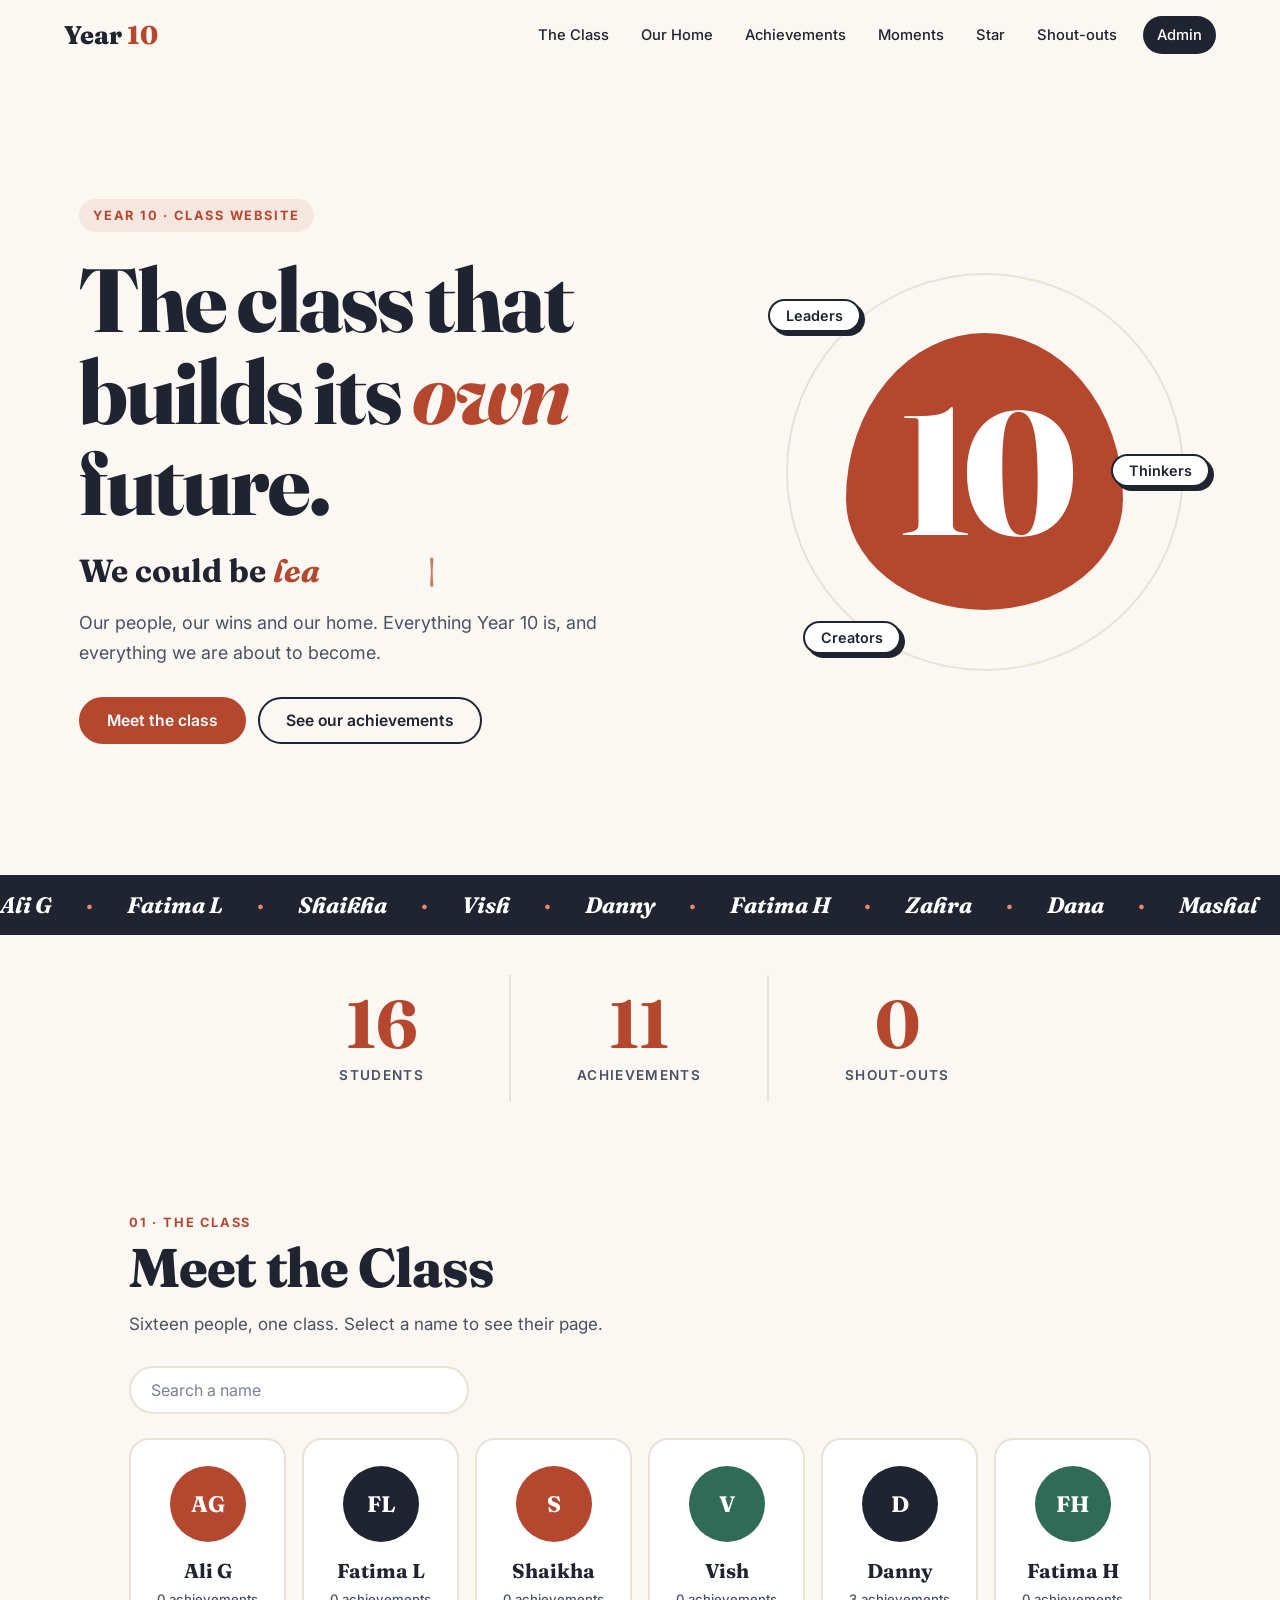
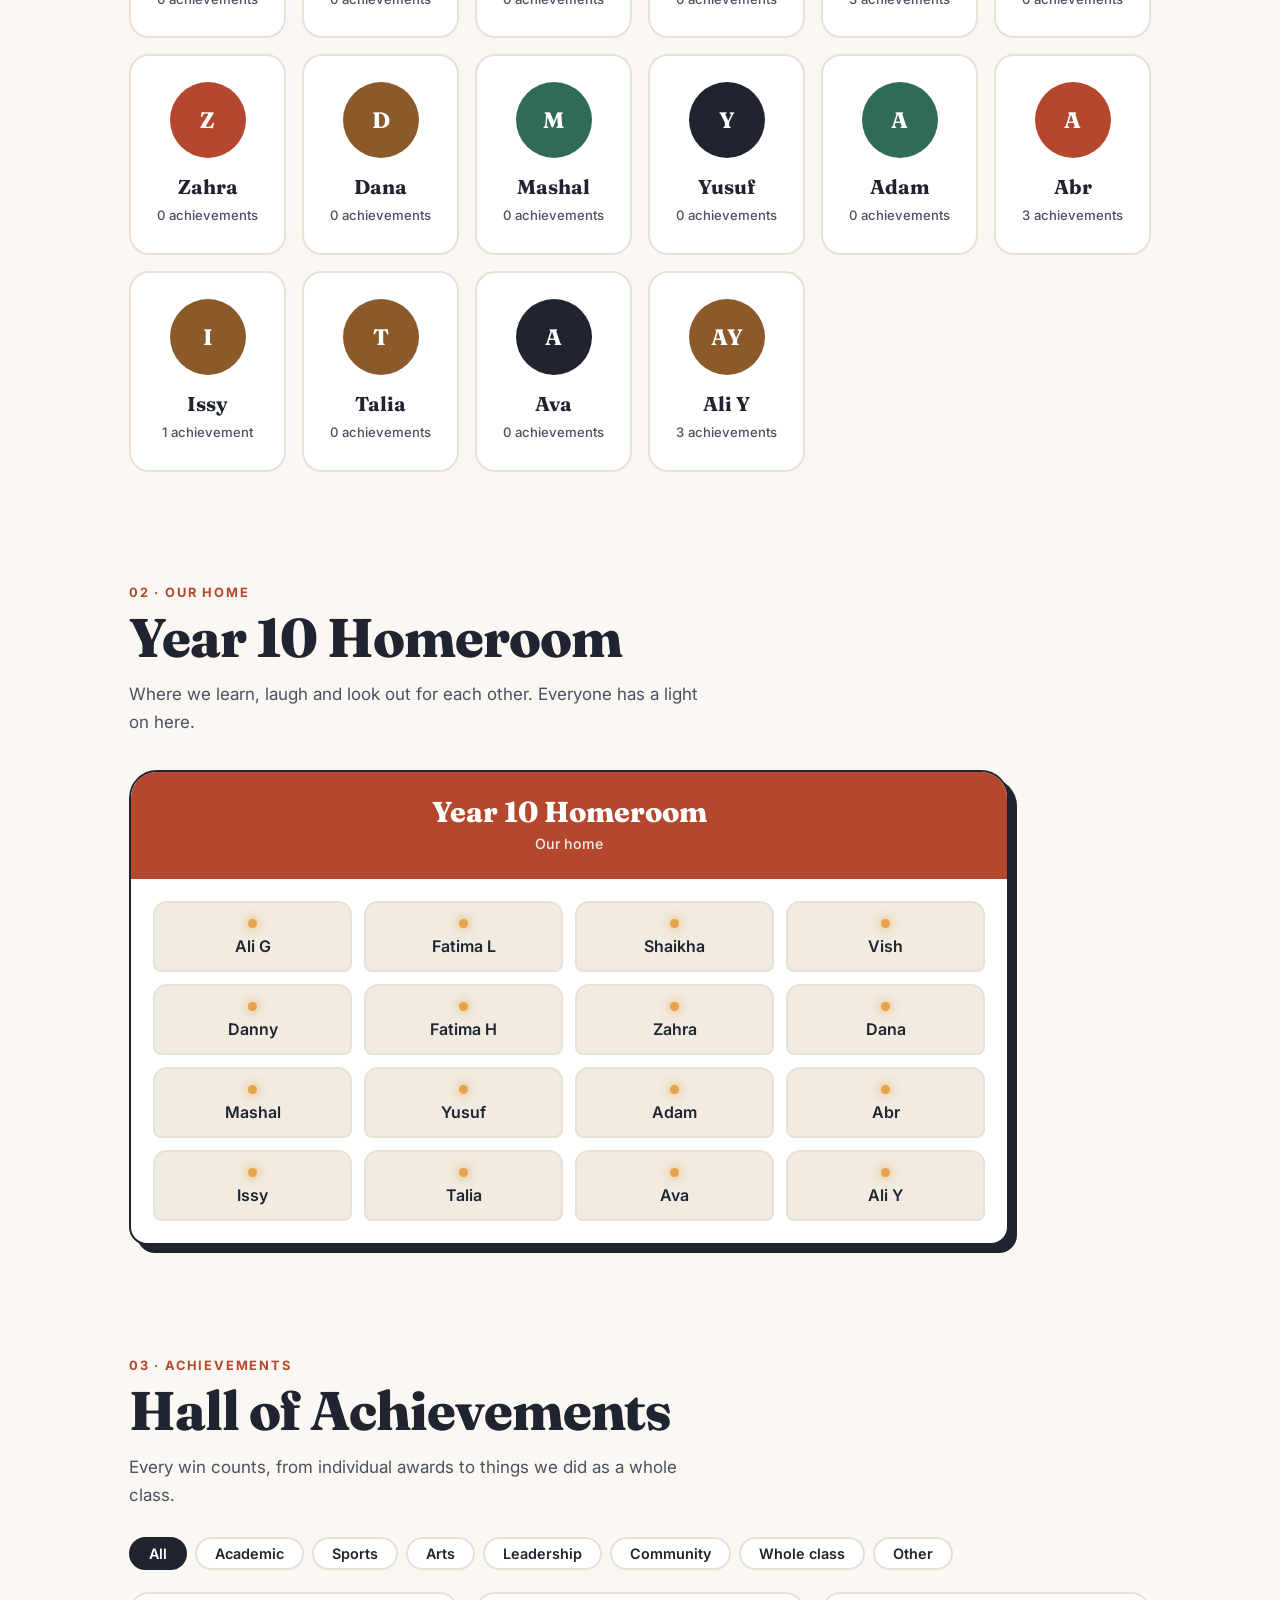
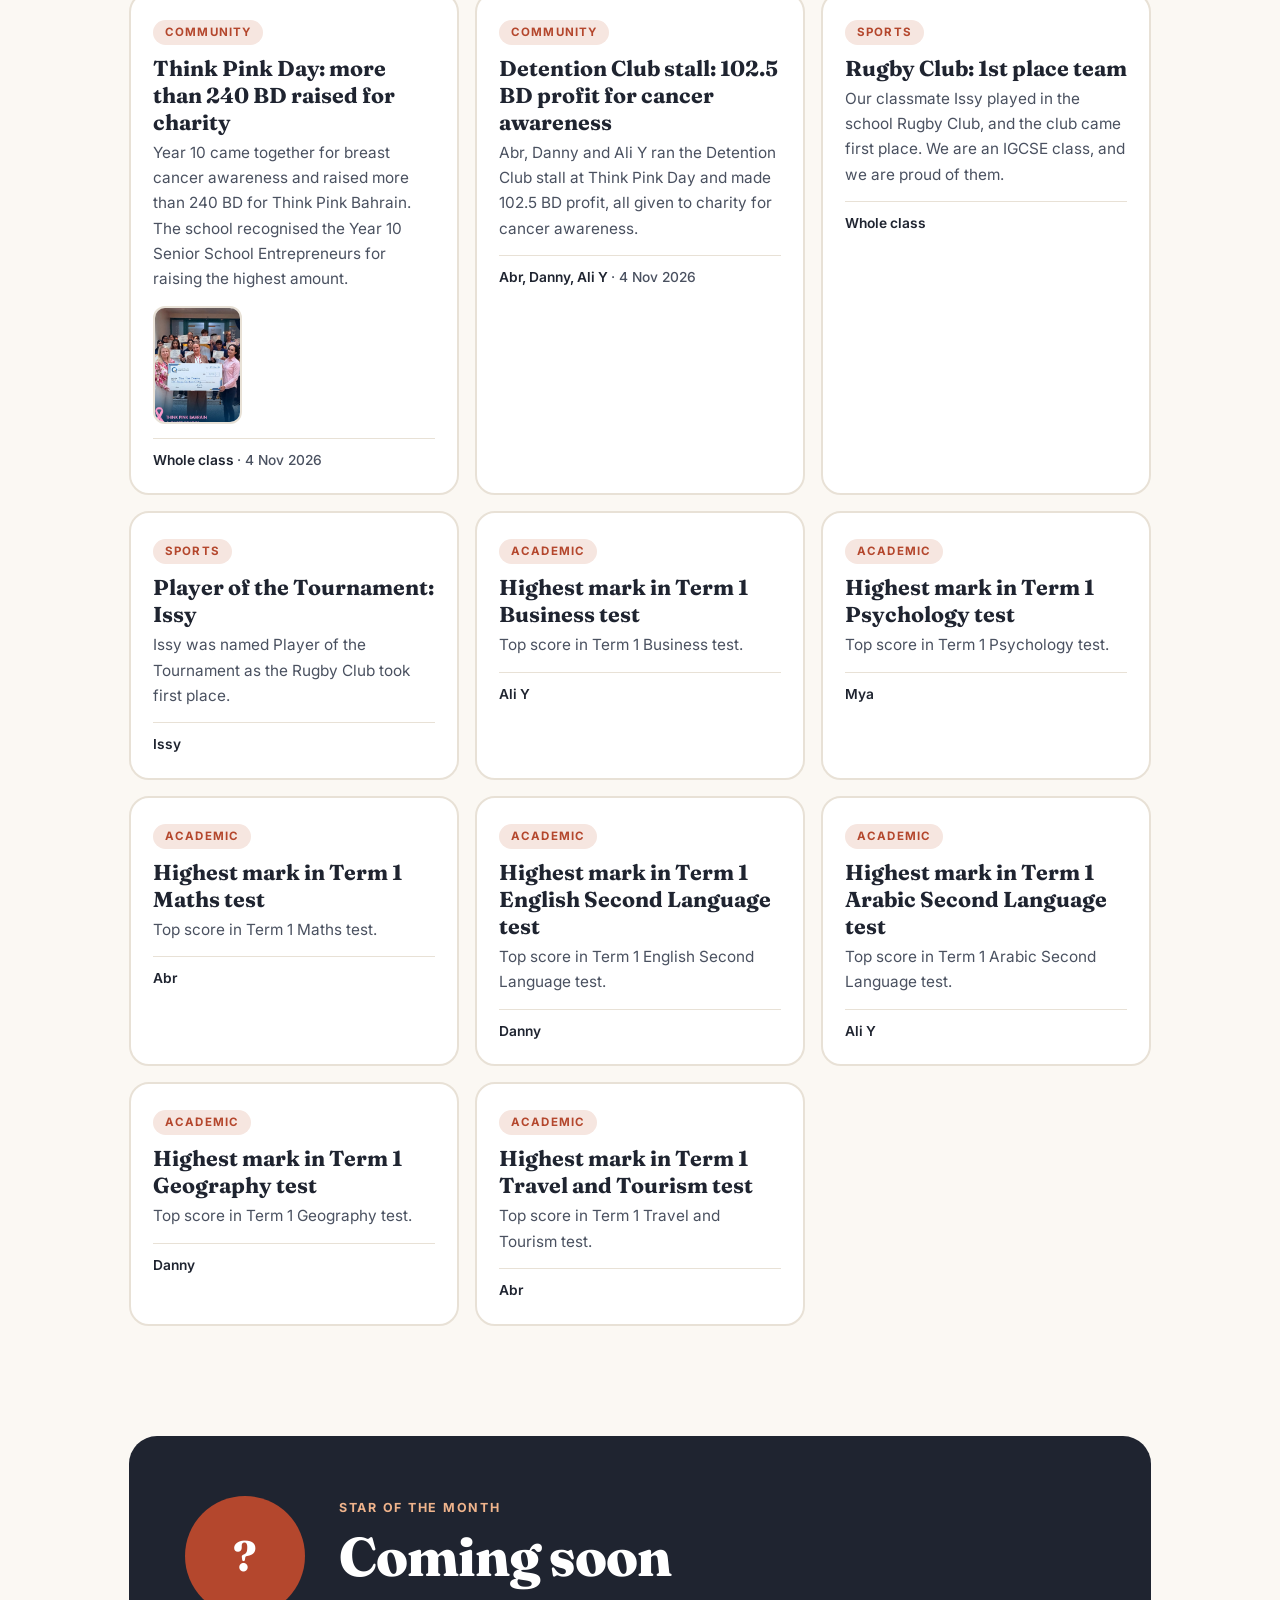
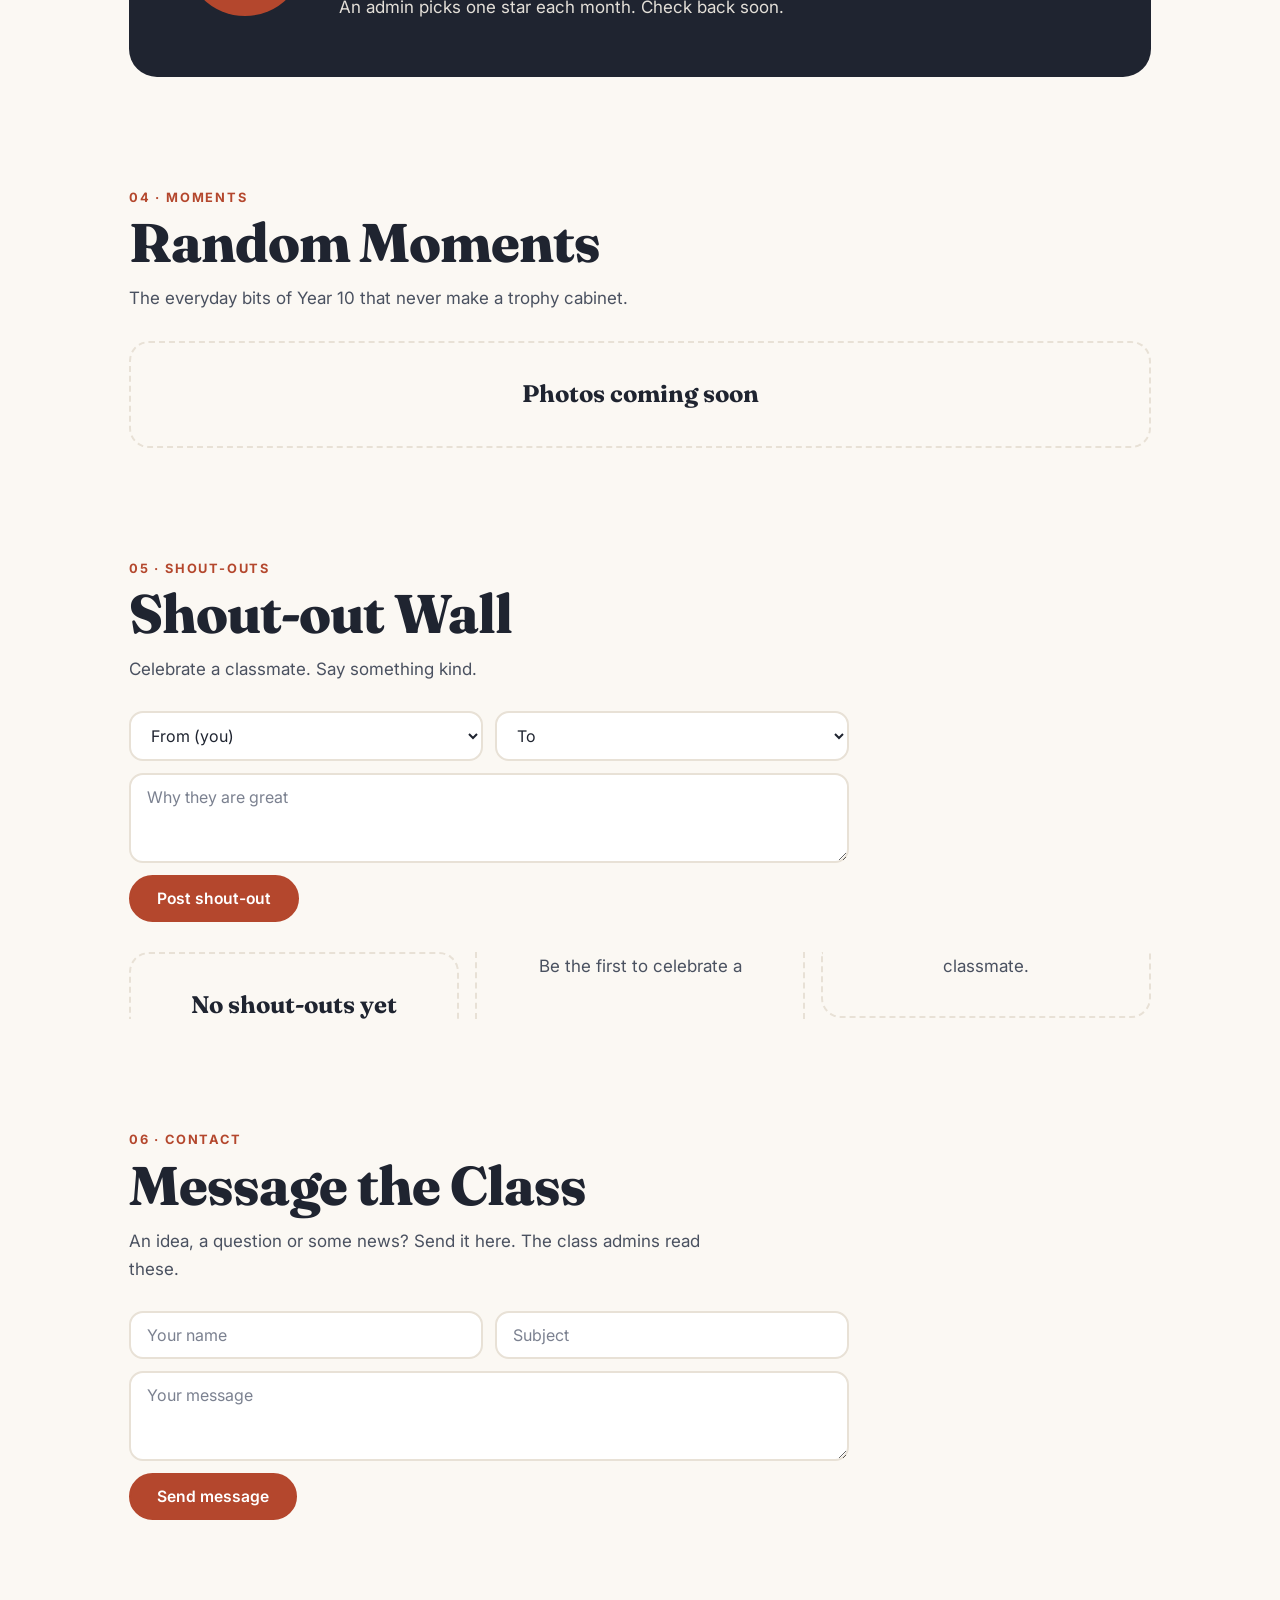
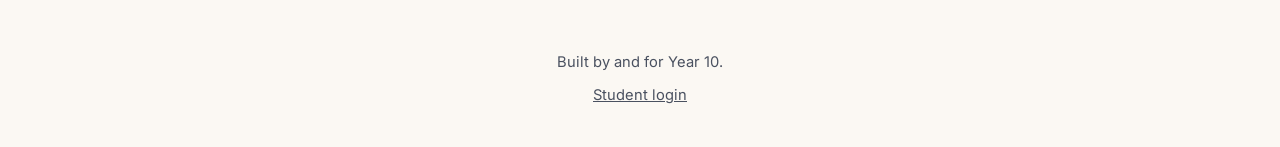
<file: index.html>
<!doctype html>
<html lang="en">
<head>
<meta charset="utf-8">
<meta name="color-scheme" content="light">
<meta name="viewport" content="width=device-width, initial-scale=1">
<title>Year 10 — Who We Could Be</title>
<meta name="description" content="The Year 10 class website: our people, our achievements, our home.">
<link rel="preconnect" href="https://fonts.googleapis.com">
<link rel="preconnect" href="https://fonts.gstatic.com" crossorigin>
<link href="https://fonts.googleapis.com/css2?family=Fraunces:ital,opsz,wght@0,9..144,600;0,9..144,700;0,9..144,800;1,9..144,600&family=Inter:wght@400;500;600;700&display=swap" rel="stylesheet">
<link rel="stylesheet" href="style.css?v=202611180925">
</head>
<body>

<header class="nav" id="nav">
  <a href="#top" class="logo">Year <span>10</span></a>
  <nav>
    <a href="#class">The Class</a>
    <a href="#home">Our Home</a>
    <a href="#achievements">Achievements</a>
    <a href="#moments">Moments</a>
    <a href="#spotlight">Star</a>
    <a href="#wall">Shout-outs</a>
    <a class="navAdmin" href="admin.html">Admin</a>
  </nav>
</header>

<main id="top">
  <section class="hero">
    <div class="hero-text">
      <p class="eyebrow">Year 10 · Class website</p>
      <h1>The class that<br>builds its <em>own</em><br>future.</h1>
      <p class="big">We could be <span class="rotator" id="rotator">leaders</span><span class="caret">|</span></p>
      <p class="lead">Our people, our wins and our home. Everything Year 10 is, and everything we are about to become.</p>
      <div class="cta">
        <a href="#class" class="btn primary">Meet the class</a>
        <a href="#achievements" class="btn ghost">See our achievements</a>
      </div>
    </div>
    <div class="hero-art" aria-hidden="true">
      <div class="ring r1"></div><div class="ring r2"></div>
      <div class="big10">10</div>
      <div class="chipfloat c1">Leaders</div><div class="chipfloat c2">Thinkers</div><div class="chipfloat c3">Creators</div>
    </div>
  </section>

  <div class="marquee" aria-hidden="true"><div class="track" id="marquee"></div></div>

  <div class="band">
    <div class="st"><b data-count="students">0</b><span>Students</span></div>
    <div class="st"><b data-count="achievements">0</b><span>Achievements</span></div>
    <div class="st"><b data-count="shoutouts">0</b><span>Shout-outs</span></div>
  </div>

  <section id="class" class="section">
    <p class="kicker">01 · The Class</p>
    <h2>Meet the Class</h2>
    <p class="sub">Sixteen people, one class. Select a name to see their page.</p>
    <div class="row">
      <input id="search" class="search" type="search" placeholder="Search a name" aria-label="Search students">
    </div>
    <div class="grid people-grid" id="people"></div>
  </section>

  <section id="home" class="section">
    <p class="kicker">02 · Our Home</p>
    <h2>Year 10 Homeroom</h2>
    <p class="sub">Where we learn, laugh and look out for each other. Everyone has a light on here.</p>
    <div class="house">
      <div class="house-top"><span>Year 10 Homeroom</span><small>Our home</small></div>
      <div class="walls" id="windows"></div>
    </div>
  </section>

  <section id="achievements" class="section">
    <p class="kicker">03 · Achievements</p>
    <h2>Hall of Achievements</h2>
    <p class="sub">Every win counts, from individual awards to things we did as a whole class.</p>
    <div class="chips" id="chips"></div>
    <div class="grid ach-grid" id="achGrid"></div>
  </section>

  <section id="spotlight" class="section">
    <div class="spot" id="spot"></div>
  </section>

  <section id="moments" class="section">
    <p class="kicker">04 · Moments</p>
    <h2>Random Moments</h2>
    <p class="sub">The everyday bits of Year 10 that never make a trophy cabinet.</p>
    <div class="gallery" id="gallery"></div>
  </section>

  <section id="wall" class="section">
    <p class="kicker">05 · Shout-outs</p>
    <h2>Shout-out Wall</h2>
    <p class="sub">Celebrate a classmate. Say something kind.</p>
    <form id="shoutForm" class="shout-form">
      <select name="from" id="fromSel" required></select>
      <select name="to" id="toSel" required></select>
      <textarea name="msg" placeholder="Why they are great" maxlength="160" required></textarea>
      <button class="btn primary" type="submit">Post shout-out</button>
    </form>
    <div class="wall" id="wall-list"></div>
  </section>

  <section id="message" class="section">
    <p class="kicker">06 · Contact</p>
    <h2>Message the Class</h2>
    <p class="sub">An idea, a question or some news? Send it here. The class admins read these.</p>
    <form id="msgForm" class="shout-form">
      <input name="name" placeholder="Your name" maxlength="30" required>
      <input name="subject" placeholder="Subject" maxlength="60" required>
      <textarea name="msg" placeholder="Your message" maxlength="400" required></textarea>
      <button class="btn primary" type="submit">Send message</button>
    </form>
    <p class="muted" id="msgThanks" hidden>Sent. Thank you.</p>
  </section>
</main>

<footer>
  <p>Built by and for Year 10.</p>
  <a class="link" href="admin.html">Student login</a>
</footer>

<dialog id="lightbox"><img id="lbImg" alt=""><p id="lbCap" class="muted"></p><button class="close" id="closeLb" aria-label="Close">×</button></dialog>

<dialog id="modal"><div id="modalBody"></div><button class="close" id="closeModal" aria-label="Close">×</button></dialog>

<script src="seed.js?v=202611180925"></script>
<script src="app.js?v=202611180925"></script>
</body>
</html>
</file>
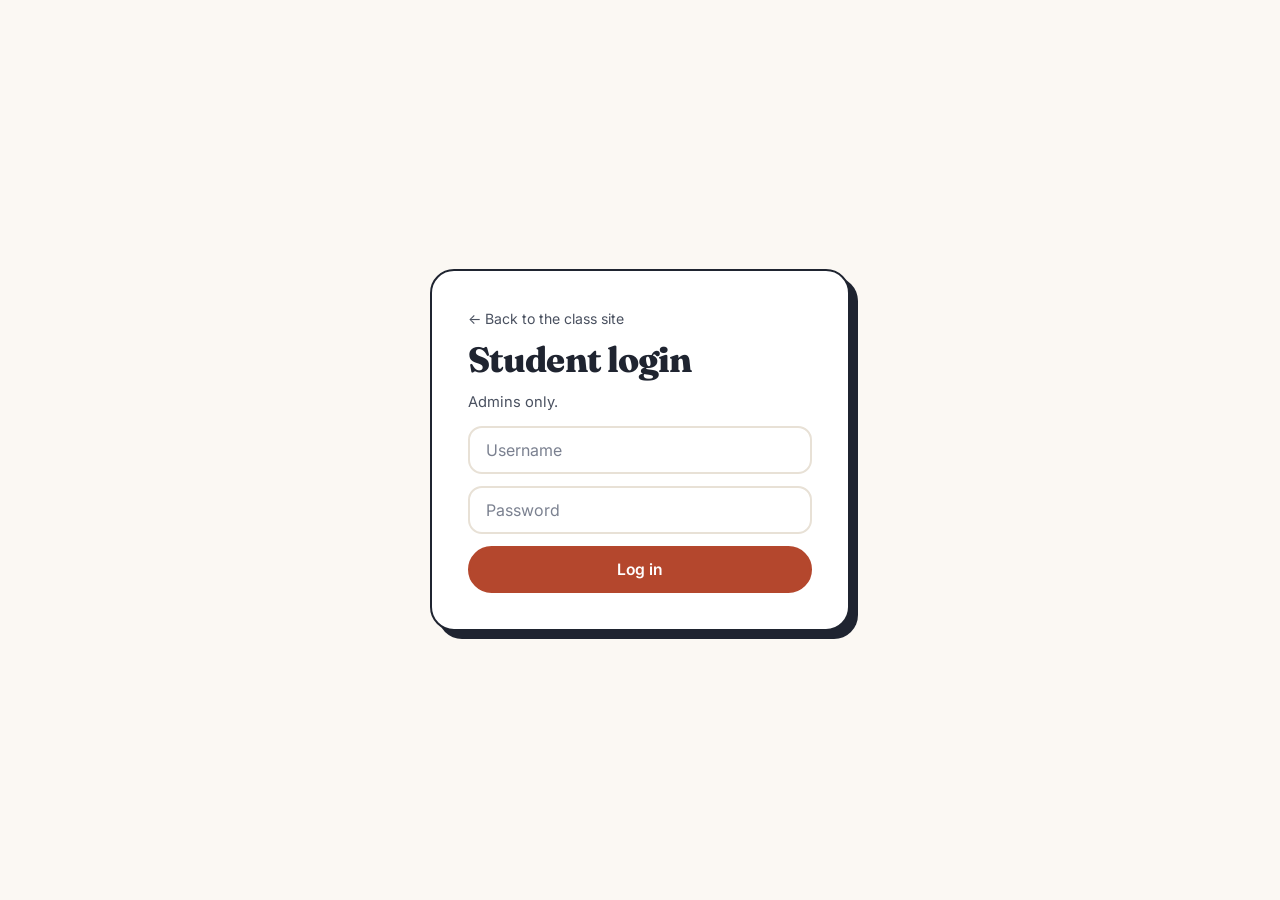
<file: admin.html>
<!doctype html>
<html lang="en">
<head>
<meta charset="utf-8">
<meta name="color-scheme" content="light">
<meta name="viewport" content="width=device-width, initial-scale=1">
<meta name="robots" content="noindex">
<title>Admin — Year 10</title>
<link rel="preconnect" href="https://fonts.googleapis.com">
<link rel="preconnect" href="https://fonts.gstatic.com" crossorigin>
<link href="https://fonts.googleapis.com/css2?family=Fraunces:ital,opsz,wght@0,9..144,700;0,9..144,800&family=Inter:wght@400;500;600;700&display=swap" rel="stylesheet">
<link rel="stylesheet" href="style.css?v=202611180925">
<link rel="stylesheet" href="admin.css?v=202611180925">
</head>
<body class="adminpage">

<!-- Login gate -->
<div class="gate" id="gate">
  <form class="gate-card" id="loginForm">
    <a href="index.html" class="back">← Back to the class site</a>
    <h1>Student login</h1>
    <p class="muted">Admins only.</p>
    <input name="user" placeholder="Username" autocomplete="username" required>
    <input name="pass" type="password" placeholder="Password" autocomplete="current-password" required>
    <p class="err" id="loginErr" hidden>Wrong username or password.</p>
    <button class="btn primary">Log in</button>
  </form>
</div>

<!-- Dashboard -->
<div class="dash" id="dash" hidden>
  <aside class="side">
    <a href="index.html" class="logo">Year <span>10</span></a>
    <p class="muted">Admin</p>
    <nav id="sideNav">
      <button data-p="over" class="on">Overview</button>
      <button data-p="ach">Achievements</button>
      <button data-p="stu">Students</button>
      <button data-p="spot">Star of the month</button>
      <button data-p="msg">Messages</button>
      <button data-p="shout">Shout-outs</button>
      <button data-p="data">Backup</button>
    </nav>
    <div class="side-foot">
      <a href="index.html" class="btn ghost small">View site</a>
      <button class="btn ghost small" id="logout">Log out</button>
    </div>
  </aside>

  <main class="pane-wrap">
    <section class="pane on" id="p-over">
      <h2>Overview</h2>
      <div class="ov">
        <div><b id="ovViews">0</b><span>Views on this device</span></div>
        <div><b id="ovStu">0</b><span>Students</span></div>
        <div><b id="ovAch">0</b><span>Achievements</span></div>
        <div><b id="ovShouts">0</b><span>Shout-outs</span></div>
        <div><b id="ovMsgs">0</b><span>Messages</span></div>
      </div>
      <div class="note-box"><b>Heads up:</b> these numbers and everything you add are saved in <b>this browser only</b>. Other students on other devices will not see them until a shared database (Supabase) is connected.</div>
    </section>

    <section class="pane" id="p-ach">
      <h2>Achievements</h2>
      <p class="muted">Add a win for one student or for the whole class.</p>
      <form id="achForm" class="formgrid">
        <label>Who (hold Cmd or Ctrl to pick several)<select name="student" id="achWho" multiple size="6" required></select></label>
        <label>Type<select name="cat" id="achCat"></select></label>
        <label class="wide">Title<input name="title" placeholder="e.g. Won the inter-school quiz" required></label>
        <label>Date<input name="date" type="date" required></label>
        <label class="wide">Details (optional)<textarea name="desc" placeholder="A sentence or two about what happened"></textarea></label>
        <button class="btn primary">Add achievement</button>
      </form>
      <h3>All achievements</h3>
      <div id="achList" class="list"></div>
    </section>

    <section class="pane" id="p-stu">
      <h2>Students</h2>
      <form id="stuForm" class="formgrid">
        <label>Name<input name="name" required></label>
        <label>Dream career (optional)<input name="dream"></label>
        <label class="wide">Favourite quote (optional)<input name="quote"></label>
        <button class="btn primary">Add student</button>
      </form>
      <div id="stuList" class="list"></div>
    </section>

    <section class="pane" id="p-spot">
      <h2>Star of the month</h2>
      <form id="spotForm" class="formgrid">
        <label>Student<select name="student" id="spotWho" required></select></label>
        <label class="wide">Why they are the star<textarea name="why" required></textarea></label>
        <button class="btn primary">Set star</button>
        <button class="btn ghost" type="button" id="clearSpot">Clear star</button>
      </form>
    </section>

    <section class="pane" id="p-msg">
      <h2>Messages</h2>
      <p class="muted">Sent through "Message the Class" on this device.</p>
      <div id="msgList" class="list"></div>
    </section>

    <section class="pane" id="p-shout">
      <h2>Shout-outs</h2>
      <div id="shoutList" class="list"></div>
    </section>

    <section class="pane" id="p-data">
      <h2>Backup</h2>
      <p class="muted">Save everything to a file, or load it back in.</p>
      <div class="btnrow">
        <button class="btn ghost" id="exportBtn">Export data</button>
        <button class="btn ghost" id="importBtn">Import data</button>
        <button class="btn ghost" id="resetBtn">Reset everything</button>
      </div>
    </section>
  </main>
</div>

<script src="seed.js?v=202611180925"></script>
<script src="admin.js?v=202611180925"></script>
</body>
</html>
</file>
<file: style.css>
:root{
  --bg:#fbf8f3; --card:#ffffff; --ink:#1f2430; --muted:#4a5160; --line:#e8e1d6;
  --accent:#b4472d; --accent-soft:#f6e6e0; --sage:#2f6b57; --sand:#f1ebe1;
  --r:20px;
}
*{box-sizing:border-box;margin:0}
[hidden]{display:none!important}
html{scroll-behavior:smooth}
body{background:var(--bg);color:var(--ink);font:17px/1.65 Inter,system-ui,sans-serif;overflow-x:hidden;-webkit-font-smoothing:antialiased}
h1,h2,h3,.logo,.st b,.big,.big10,.ov b{font-family:Fraunces,Georgia,serif;font-weight:700}
a{color:inherit;text-decoration:none}

/* nav */
.nav{position:sticky;top:0;z-index:20;display:flex;justify-content:space-between;align-items:center;padding:14px 5vw;background:rgba(251,248,243,.92);backdrop-filter:blur(10px);border-bottom:1px solid transparent;transition:.3s}
.nav.scrolled{border-color:var(--line)}
.logo{font-size:1.6rem;font-weight:800}
.logo span{color:var(--accent)}
.nav nav{display:flex;gap:4px;align-items:center}
.nav nav a{font-size:.92rem;font-weight:500;color:var(--ink);padding:7px 14px;border-radius:99px;transition:.2s}
.nav nav a:hover{background:var(--sand)}
.nav nav a.navAdmin{background:var(--ink);color:#fff;margin-left:8px}
.nav nav a.navAdmin:hover{background:var(--accent)}

/* hero */
.hero{min-height:86vh;display:grid;grid-template-columns:1.2fr .8fr;gap:40px;align-items:center;padding:6vh 5vw 3vh;max-width:1250px;margin:auto}
.hero-text{animation:fade .8s ease both}
@keyframes fade{from{opacity:0;transform:translateY(12px)}}
.eyebrow{display:inline-block;font-size:.8rem;font-weight:700;letter-spacing:.14em;text-transform:uppercase;color:var(--accent);background:var(--accent-soft);padding:6px 14px;border-radius:99px;margin-bottom:22px}
h1{font-size:clamp(2.8rem,7.2vw,5.6rem);line-height:1.02;letter-spacing:-.025em;font-weight:800}
h1 em{color:var(--accent);font-style:italic;font-weight:700}
.big{font-size:clamp(1.4rem,3.2vw,2rem);margin-top:22px;line-height:1.3;white-space:nowrap}
.rotator{color:var(--accent);font-style:italic;display:inline-block;min-width:7ch}
.caret{color:var(--accent);opacity:.7}
.lead{max-width:540px;color:var(--muted);font-size:1.12rem;margin:16px 0 30px}
.cta{display:flex;gap:12px;flex-wrap:wrap}
.btn{border:2px solid var(--ink);cursor:pointer;font:600 .98rem Inter;padding:12px 26px;border-radius:99px;transition:.25s;background:transparent;color:var(--ink);display:inline-block}
.btn.primary{background:var(--accent);color:#fff;border-color:var(--accent)}
.btn.primary:hover{background:var(--ink);border-color:var(--ink)}
.btn.ghost:hover{background:var(--ink);color:#fff}

.hero-art{position:relative;aspect-ratio:1;max-width:460px;width:100%;margin:auto;display:grid;place-items:center}
.ring{position:absolute;border-radius:50%;border:2px solid var(--ink)}
.r1{inset:4%;border-color:var(--line);border-width:2px}
.r2{inset:18%;background:var(--accent);border:0;animation:slow 24s linear infinite;border-radius:50% 50% 50% 50% / 60% 60% 40% 40%}
@keyframes slow{to{transform:rotate(360deg)}}
.big10{position:relative;font-size:clamp(7rem,16vw,11rem);line-height:1;color:#fff;font-weight:800;letter-spacing:-.04em}
.chipfloat{position:absolute;background:var(--card);border:2px solid var(--ink);border-radius:99px;padding:6px 16px;font:600 .9rem Inter;box-shadow:4px 4px 0 var(--ink)}
.c1{top:10%;left:0}.c2{top:46%;right:-2%}.c3{bottom:8%;left:8%}

/* marquee */
.marquee{overflow:hidden;background:var(--ink);padding:16px 0;margin:30px 0}
.track{display:flex;gap:34px;width:max-content;animation:scroll 120s linear infinite;font:italic 700 1.4rem Fraunces,serif;color:#fff}
.track span:nth-child(even){color:#e9876c;font-style:normal}
@keyframes scroll{to{transform:translateX(-50%)}}

/* stats band */
.band{display:grid;grid-template-columns:repeat(3,1fr);max-width:900px;margin:0 auto;padding:10px 5vw}
.st{text-align:center;padding:14px;border-right:2px solid var(--line)}
.st:last-child{border:0}
.st b{display:block;font-size:clamp(2.6rem,6vw,4.2rem);line-height:1.05;color:var(--accent)}
.st span{font-size:.85rem;font-weight:600;color:var(--muted);text-transform:uppercase;letter-spacing:.1em}

/* sections */
.section{scroll-margin-top:70px;padding:100px 5vw 10px;max-width:1150px;margin:auto}
.kicker{font-size:.8rem;font-weight:700;letter-spacing:.14em;text-transform:uppercase;color:var(--accent);margin-bottom:6px}
h2{font-size:clamp(2.2rem,5vw,3.4rem);line-height:1.08;letter-spacing:-.02em;font-weight:800}
.sub{color:var(--muted);margin:12px 0 28px;max-width:580px}
.row{margin-bottom:24px}
.search,input,textarea,select{background:var(--card);border:2px solid var(--line);border-radius:14px;color:var(--ink);padding:12px 16px;font:1rem Inter;width:100%;transition:.2s}
.search{max-width:340px;border-radius:99px;padding-inline:20px}
input:focus,textarea:focus,select:focus{outline:none;border-color:var(--accent);box-shadow:0 0 0 3px var(--accent-soft)}
textarea{min-height:90px;resize:vertical}
::placeholder{color:#7b8190}

.grid{display:grid;gap:16px}
.people-grid{grid-template-columns:repeat(auto-fill,minmax(140px,1fr))}
.card{background:var(--card);border:2px solid var(--line);border-radius:var(--r);padding:22px;transition:opacity .6s,transform .6s,border-color .25s;opacity:0;transform:translateY(8px);position:relative;overflow:hidden}
.card.in{opacity:1;transform:none}
.card::before{content:"";position:absolute;left:0;top:0;height:4px;width:100%;background:var(--accent);transform:scaleX(0);transform-origin:left;transition:transform .35s}
.card:hover{border-color:var(--ink)}
.card:hover::before{transform:scaleX(1)}
.person{text-align:center;cursor:pointer;padding:26px 12px}
.avatar{width:76px;height:76px;border-radius:50%;margin:0 auto 12px;display:grid;place-items:center;font:700 1.4rem Fraunces,serif;background:var(--bg-a,var(--accent));color:#fff}
.person h3{font-size:1.25rem}
.count{font-size:.82rem;color:var(--muted);margin-top:2px;font-weight:500}

/* achievements */
.chips{display:flex;gap:8px;flex-wrap:wrap;margin-bottom:22px}
.chip{background:var(--card);border:2px solid var(--line);color:var(--ink);padding:6px 18px;border-radius:99px;cursor:pointer;font:600 .9rem Inter;transition:.2s}
.chip:hover{border-color:var(--ink)}
.chip.on{background:var(--ink);color:#fff;border-color:var(--ink)}
.ach-grid{grid-template-columns:repeat(auto-fill,minmax(290px,1fr))}
.tag{display:inline-block;font-size:.72rem;font-weight:700;letter-spacing:.1em;text-transform:uppercase;color:var(--accent);background:var(--accent-soft);padding:3px 12px;border-radius:99px}
.ach h3{font-size:1.35rem;margin:10px 0 4px;line-height:1.25}
.ach p{color:var(--muted);font-size:.96rem}
.meta{margin-top:14px;font-size:.86rem;color:var(--ink);font-weight:600;border-top:1px solid var(--line);padding-top:10px}
.meta span{color:var(--muted);font-weight:500}
.empty{grid-column:1/-1;border:2px dashed var(--line);border-radius:var(--r);padding:36px;text-align:center;color:var(--muted)}
.empty b{font:700 1.5rem Fraunces,serif;display:block;color:var(--ink);margin-bottom:2px}

/* our home */
.house{max-width:880px;margin-top:34px;border:2px solid var(--ink);border-radius:28px 28px 18px 18px;background:var(--card);overflow:hidden;box-shadow:8px 8px 0 var(--ink)}
.house-top{background:var(--accent);padding:22px;text-align:center;color:#fff}
.house-top span{display:block;font:800 1.8rem Fraunces,serif}
.house-top small{opacity:.9;font-weight:500}
.walls{display:grid;grid-template-columns:repeat(4,1fr);gap:12px;padding:22px}
.win{background:var(--sand);border:2px solid var(--line);border-radius:14px 14px 8px 8px;padding:16px 6px 14px;text-align:center;font:600 1rem Inter;color:var(--ink);transition:.3s}
.win::before{content:"";display:block;width:9px;height:9px;margin:0 auto 8px;border-radius:50%;background:#e8a24a;box-shadow:0 0 10px 2px rgba(232,162,74,.55)}
.win:hover{background:#fdf0d2;border-color:var(--ink)}

/* spotlight */
.spot{border-radius:28px;padding:clamp(30px,5vw,56px);background:var(--ink);color:#fff;display:grid;grid-template-columns:auto 1fr;gap:34px;align-items:center}
.spot .avatar{width:120px;height:120px;font-size:2.6rem;margin:0;background:var(--accent)}
.spot .badge{font-size:.78rem;letter-spacing:.14em;text-transform:uppercase;color:#f0b48c;font-weight:700}
.spot h2{margin:8px 0 6px;color:#fff}
.spot p{max-width:540px;color:#e3dfd8}

/* wall */
.shout-form{display:grid;grid-template-columns:1fr 1fr;gap:12px;max-width:720px;margin-bottom:30px}
.shout-form textarea,.shout-form button{grid-column:1/-1;justify-self:start}
.wall{columns:3 250px;column-gap:16px}
.note{break-inside:avoid;margin-bottom:16px;padding:20px;border-radius:var(--r);background:var(--card);border:2px solid var(--line);border-left:5px solid var(--accent)}
.note .to{font:700 1.2rem Fraunces,serif}
.note p{color:var(--muted);margin-top:4px}
.note .from{font-size:.82rem;color:var(--ink);font-weight:600;margin-top:10px}

footer{text-align:center;padding:90px 5vw 40px;color:var(--muted);font-size:.92rem}
.link{background:none;border:0;color:var(--muted);text-decoration:underline;cursor:pointer;margin-top:8px;font:inherit;display:inline-block}

/* dialog */
dialog{border:2px solid var(--ink);background:var(--card);color:var(--ink);border-radius:24px;padding:32px;width:min(520px,92vw);max-height:88vh;overflow:auto;box-shadow:8px 8px 0 var(--ink)}
dialog[open]{animation:fade .3s ease}
dialog::backdrop{background:rgba(31,36,48,.5);backdrop-filter:blur(3px)}
dialog h3{font-size:1.7rem}
.close{position:absolute;top:12px;right:18px;background:none;border:0;font-size:2rem;cursor:pointer;color:var(--muted)}
.muted{color:var(--muted);font-size:.92rem}
.m-head{text-align:center}
.m-head .avatar{width:96px;height:96px;font-size:2rem}
.m-quote{font:italic 600 1.15rem Fraunces,serif;margin:12px 0}
.m-list{display:grid;gap:8px;margin-top:14px}
.m-list div{background:var(--bg);border:2px solid var(--line);padding:10px 14px;border-radius:12px;font-size:.95rem}

@media(max-width:860px){
  .hero{grid-template-columns:1fr;min-height:auto}
  .hero-art{max-width:300px}
}
@media(max-width:720px){
  .nav nav a:not(.navAdmin){display:none}
  .walls{grid-template-columns:repeat(2,1fr)}
  .spot{grid-template-columns:1fr;text-align:center}
  .spot .avatar{margin:auto}
  .shout-form{grid-template-columns:1fr}
  .big{white-space:normal}
}
@media(prefers-reduced-motion:reduce){*{animation:none!important;transition:none!important}.card{opacity:1;transform:none}}

/* photos */
.shots{display:grid;grid-template-columns:repeat(3,1fr);gap:8px;margin-top:14px}
.shots img{width:100%;aspect-ratio:3/4;object-fit:cover;border-radius:12px;border:2px solid var(--line);cursor:zoom-in;transition:.25s}
.shots img:hover{border-color:var(--ink);transform:scale(1.02)}
.gallery{display:grid;grid-template-columns:repeat(auto-fill,minmax(230px,1fr));gap:18px}
.gallery figure{background:var(--card);border:2px solid var(--line);border-radius:var(--r);overflow:hidden}
.gallery img{width:100%;aspect-ratio:3/4;object-fit:cover;display:block;cursor:zoom-in}
.gallery figcaption{padding:12px 16px;font-size:.92rem;color:var(--muted);font-weight:500}
#lightbox{width:min(560px,94vw);text-align:center}
#lightbox img{width:100%;max-height:78vh;object-fit:contain;border-radius:14px}
#lightbox p{margin-top:10px}
</file>
<file: admin.css>
.adminpage{background:var(--bg)}
.gate{min-height:100vh;display:grid;place-items:center;padding:24px}
.gate-card{background:var(--card);border:2px solid var(--ink);border-radius:24px;padding:36px;width:min(420px,100%);box-shadow:8px 8px 0 var(--ink);display:grid;gap:12px}
.gate-card h1{font-size:2.2rem}
.back{font-size:.88rem;color:var(--muted)}
.back:hover{color:var(--accent)}
.err{color:var(--accent);font-weight:600;font-size:.92rem}

.dash{display:grid;grid-template-columns:250px 1fr;min-height:100vh}
.side{background:var(--ink);color:#fff;padding:28px 20px;display:flex;flex-direction:column;gap:6px;position:sticky;top:0;height:100vh}
.side .logo{font-size:1.8rem;color:#fff}
.side .logo span{color:#e9876c}
.side .muted{color:#b9bcc6;margin-bottom:18px}
.side nav{display:grid;gap:4px}
.side nav button{background:transparent;border:0;color:#d7d9e0;text-align:left;font:500 1rem Inter;padding:11px 14px;border-radius:12px;cursor:pointer;transition:.2s}
.side nav button:hover{background:rgba(255,255,255,.08)}
.side nav button.on{background:var(--accent);color:#fff}
.side-foot{margin-top:auto;display:grid;gap:8px}
.side .btn.ghost{border-color:#5a6070;color:#fff;text-align:center}
.side .btn.ghost:hover{background:#fff;color:var(--ink)}
.btn.small{padding:8px 18px;font-size:.9rem}

.pane-wrap{padding:44px clamp(20px,5vw,64px) 80px;max-width:980px;width:100%}
.pane{display:none}
.pane.on{display:block;animation:fade .3s ease}
.pane h2{font-size:2.3rem;margin-bottom:6px}
.pane h3{font-size:1.5rem;margin:34px 0 12px}
.ov{display:grid;grid-template-columns:repeat(auto-fit,minmax(150px,1fr));gap:14px;margin:22px 0}
.ov div{background:var(--card);border:2px solid var(--line);border-radius:18px;padding:18px;text-align:center}
.ov b{display:block;font-size:2.6rem;color:var(--accent);line-height:1.1}
.ov span{font-size:.8rem;font-weight:600;color:var(--muted);text-transform:uppercase;letter-spacing:.08em}
.note-box{background:var(--accent-soft);border-radius:16px;padding:16px 20px;color:var(--ink)}

.formgrid{display:grid;grid-template-columns:1fr 1fr;gap:14px;margin-top:18px}
.formgrid label{display:grid;gap:6px;font-weight:600;font-size:.9rem}
.formgrid .wide{grid-column:1/-1}
.formgrid button{justify-self:start}
.btnrow{display:flex;gap:10px;flex-wrap:wrap;margin-top:16px}

.list{display:grid;gap:10px;margin-top:14px}
.item{display:flex;justify-content:space-between;gap:14px;align-items:flex-start;background:var(--card);border:2px solid var(--line);border-radius:16px;padding:14px 18px}
.item b{font-family:Fraunces,serif;font-size:1.1rem}
.item small{display:block;color:var(--muted)}
.item p{margin-top:4px}
.item button{background:none;border:0;color:var(--accent);font:600 .9rem Inter;cursor:pointer;white-space:nowrap}
.item button:hover{text-decoration:underline}
.empty-note{color:var(--muted);padding:14px 0}

@media(max-width:820px){
  .dash{grid-template-columns:1fr}
  .side{position:static;height:auto;flex-direction:column}
  .side nav{grid-template-columns:repeat(auto-fit,minmax(130px,1fr))}
  .side-foot{margin-top:12px;grid-template-columns:1fr 1fr}
  .formgrid{grid-template-columns:1fr}
}
</file>
